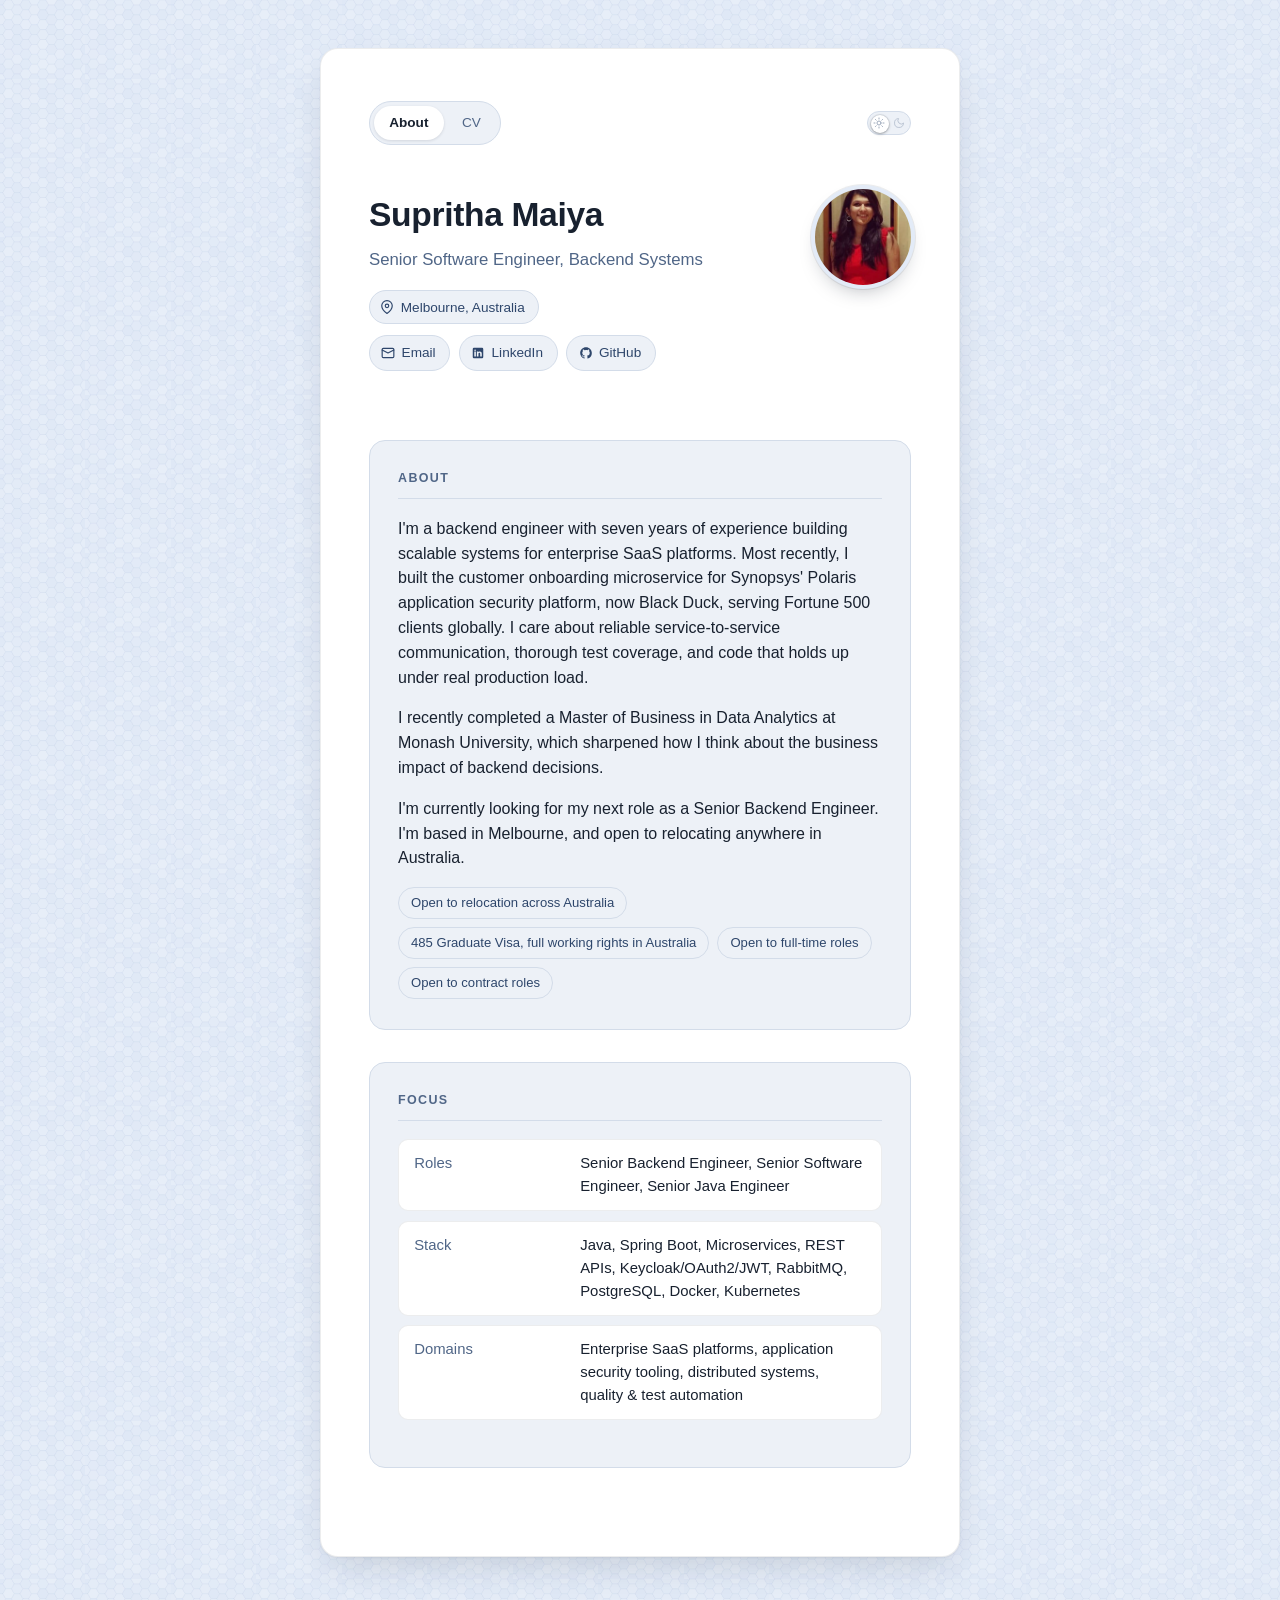
<file: index.html>
<!doctype html>
<html lang="en">
<head>
<meta charset="utf-8">
<meta name="viewport" content="width=device-width, initial-scale=1, viewport-fit=cover">
<title>Supritha Maiya · About</title>
<meta name="description" content="Supritha Maiya, Senior Software Engineer specializing in backend systems. Melbourne, Australia.">
<meta name="theme-color" content="#e3ebf7">
<link rel="icon" href="data:image/svg+xml,%3Csvg xmlns='http://www.w3.org/2000/svg' viewBox='0 0 32 32'%3E%3Crect width='32' height='32' rx='8' fill='%23214c8d'/%3E%3Cpolygon points='25.00,16.00 20.50,23.79 11.50,23.79 7.00,16.00 11.50,8.21 20.50,8.21' fill='none' stroke='%23ffffff' stroke-width='2.1' stroke-linejoin='round'/%3E%3C/svg%3E">
<meta property="og:type" content="website">
<meta property="og:title" content="Supritha Maiya · Senior Software Engineer, Backend Systems">
<meta property="og:description" content="Senior backend engineer specializing in Java, Spring Boot, and microservices. Melbourne, Australia.">
<meta property="og:url" content="https://suprithamaiya.github.io/">
<meta property="og:image" content="https://suprithamaiya.github.io/photo.jpg">
<meta name="twitter:card" content="summary">
<meta name="twitter:title" content="Supritha Maiya · Senior Software Engineer, Backend Systems">
<meta name="twitter:description" content="Senior backend engineer specializing in Java, Spring Boot, and microservices. Melbourne, Australia.">
<meta name="twitter:image" content="https://suprithamaiya.github.io/photo.jpg">
<script>
(function(){
  try{
    var t = localStorage.getItem('theme-preference');
    if(t === 'light' || t === 'dark'){ document.documentElement.setAttribute('data-theme', t); }
  }catch(e){}
})();
</script>
<link rel="stylesheet" href="style.css">
</head>
<body>
<main>

  <nav class="tabs">
    <div class="tabs-links">
      <a href="./index.html" class="current">About</a>
      <a href="./cv.html">CV</a>
    </div>
    <button id="theme-toggle" class="theme-toggle" aria-label="Toggle color theme" aria-pressed="false">
      <span class="theme-toggle__track">
        <svg class="theme-toggle__icon theme-toggle__icon--sun" viewBox="0 0 24 24" fill="none" stroke="currentColor" stroke-width="2" stroke-linecap="round" stroke-linejoin="round" aria-hidden="true"><circle cx="12" cy="12" r="4"/><path d="M12 2v2M12 20v2M4.93 4.93l1.41 1.41M17.66 17.66l1.41 1.41M2 12h2M20 12h2M4.93 19.07l1.41-1.41M17.66 6.34l1.41-1.41"/></svg>
        <svg class="theme-toggle__icon theme-toggle__icon--moon" viewBox="0 0 24 24" fill="none" stroke="currentColor" stroke-width="2" stroke-linecap="round" stroke-linejoin="round" aria-hidden="true"><path d="M21 12.79A9 9 0 1 1 11.21 3 7 7 0 0 0 21 12.79Z"/></svg>
        <span class="theme-toggle__knob"></span>
      </span>
    </button>
  </nav>

  <header class="hero">
    <div class="hero-inner">
      <div class="hero-text">
        <h1>Supritha Maiya</h1>
        <p class="role">Senior Software Engineer, Backend Systems</p>
        <div class="meta">
          <span class="meta-item"><svg class="icon" viewBox="0 0 24 24" fill="none" stroke="currentColor" stroke-width="2" stroke-linecap="round" stroke-linejoin="round" aria-hidden="true"><path d="M21 10c0 7-9 13-9 13s-9-6-9-13a9 9 0 0 1 18 0Z"/><circle cx="12" cy="10" r="3"/></svg>Melbourne, Australia</span>
        </div>
        <div class="contact-buttons">
          <a class="contact-btn" href="mailto:suprithamaiya.au@gmail.com"><svg class="icon" viewBox="0 0 24 24" fill="none" stroke="currentColor" stroke-width="2" stroke-linecap="round" stroke-linejoin="round" aria-hidden="true"><rect x="2" y="4" width="20" height="16" rx="2"/><path d="m22 7-10 5L2 7"/></svg>Email</a>
          <a class="contact-btn" href="https://www.linkedin.com/in/supritha-maiya" target="_blank" rel="noopener"><svg class="icon" viewBox="0 0 24 24" fill="currentColor" aria-hidden="true"><path d="M19 3a2 2 0 0 1 2 2v14a2 2 0 0 1-2 2H5a2 2 0 0 1-2-2V5a2 2 0 0 1 2-2h14zM8.34 18v-8.4H5.67V18h2.67zM7 8.48c.86 0 1.4-.57 1.4-1.28-.02-.73-.54-1.28-1.38-1.28-.84 0-1.4.55-1.4 1.28 0 .71.54 1.28 1.36 1.28H7zM18.5 18v-4.8c0-2.57-1.37-3.77-3.2-3.77-1.48 0-2.14.82-2.5 1.39V9.6H10.1c.04.78 0 8.4 0 8.4h2.7v-4.69c0-.25.02-.5.1-.68.2-.5.67-1.03 1.45-1.03 1.02 0 1.43.78 1.43 1.92V18h2.72z"/></svg>LinkedIn</a>
          <a class="contact-btn" href="https://github.com/suprithamaiya" target="_blank" rel="noopener"><svg class="icon" viewBox="0 0 24 24" fill="currentColor" aria-hidden="true"><path fill-rule="evenodd" clip-rule="evenodd" d="M12 2C6.477 2 2 6.484 2 12.017c0 4.425 2.865 8.18 6.839 9.504.5.092.682-.217.682-.483 0-.237-.008-.868-.013-1.703-2.782.605-3.369-1.343-3.369-1.343-.454-1.158-1.11-1.466-1.11-1.466-.908-.62.069-.608.069-.608 1.003.07 1.531 1.032 1.531 1.032.892 1.53 2.341 1.088 2.91.833.092-.647.35-1.088.636-1.339-2.221-.253-4.555-1.113-4.555-4.951 0-1.093.39-1.988 1.029-2.688-.103-.253-.446-1.272.098-2.65 0 0 .84-.269 2.75 1.026A9.564 9.564 0 0 1 12 6.844c.85.004 1.705.115 2.504.337 1.909-1.295 2.747-1.026 2.747-1.026.546 1.378.203 2.397.1 2.65.64.7 1.028 1.595 1.028 2.688 0 3.848-2.338 4.695-4.566 4.943.359.309.678.919.678 1.852 0 1.336-.012 2.415-.012 2.743 0 .268.18.58.688.482A10.02 10.02 0 0 0 22 12.017C22 6.484 17.522 2 12 2Z"/></svg>GitHub</a>
        </div>
      </div>
      <img class="portrait" src="./photo.jpg" alt="Supritha Maiya">
    </div>
  </header>

  <section id="about" class="card-section">
    <h2>About</h2>
    <p>I'm a backend engineer with seven years of experience building scalable systems for enterprise SaaS platforms. Most recently, I built the customer onboarding microservice for Synopsys' Polaris application security platform, now Black Duck, serving Fortune 500 clients globally. I care about reliable service-to-service communication, thorough test coverage, and code that holds up under real production load.</p>
    <p>I recently completed a Master of Business in Data Analytics at Monash University, which sharpened how I think about the business impact of backend decisions.</p>
    <p>I'm currently looking for my next role as a Senior Backend Engineer. I'm based in Melbourne, and open to relocating anywhere in Australia.</p>
    <div class="pills">
      <span class="pill">Open to relocation across Australia</span>
      <span class="pill">485 Graduate Visa, full working rights in Australia</span>
      <span class="pill">Open to full-time roles</span>
      <span class="pill">Open to contract roles</span>
    </div>
  </section>

  <section id="focus" class="card-section">
    <h2>Focus</h2>
    <dl class="skills-grid">
      <div class="skill-row">
        <dt>Roles</dt>
        <dd>Senior Backend Engineer, Senior Software Engineer, Senior Java Engineer</dd>
      </div>
      <div class="skill-row">
        <dt>Stack</dt>
        <dd>Java, Spring Boot, Microservices, REST APIs, Keycloak/OAuth2/JWT, RabbitMQ, PostgreSQL, Docker, Kubernetes</dd>
      </div>
      <div class="skill-row">
        <dt>Domains</dt>
        <dd>Enterprise SaaS platforms, application security tooling, distributed systems, quality &amp; test automation</dd>
      </div>
    </dl>
  </section>

</main>
<script>
document.addEventListener('DOMContentLoaded', function () {
  var root = document.documentElement;
  var btn = document.getElementById('theme-toggle');
  if (!btn) return;

  function isDark() {
    var attr = root.getAttribute('data-theme');
    if (attr) return attr === 'dark';
    return window.matchMedia && window.matchMedia('(prefers-color-scheme: dark)').matches;
  }

  function sync() {
    btn.setAttribute('aria-pressed', String(isDark()));
  }

  sync();

  btn.addEventListener('click', function () {
    var next = isDark() ? 'light' : 'dark';
    root.setAttribute('data-theme', next);
    try { localStorage.setItem('theme-preference', next); } catch (e) {}
    sync();
  });
});
</script>
</body>
</html>
</file>
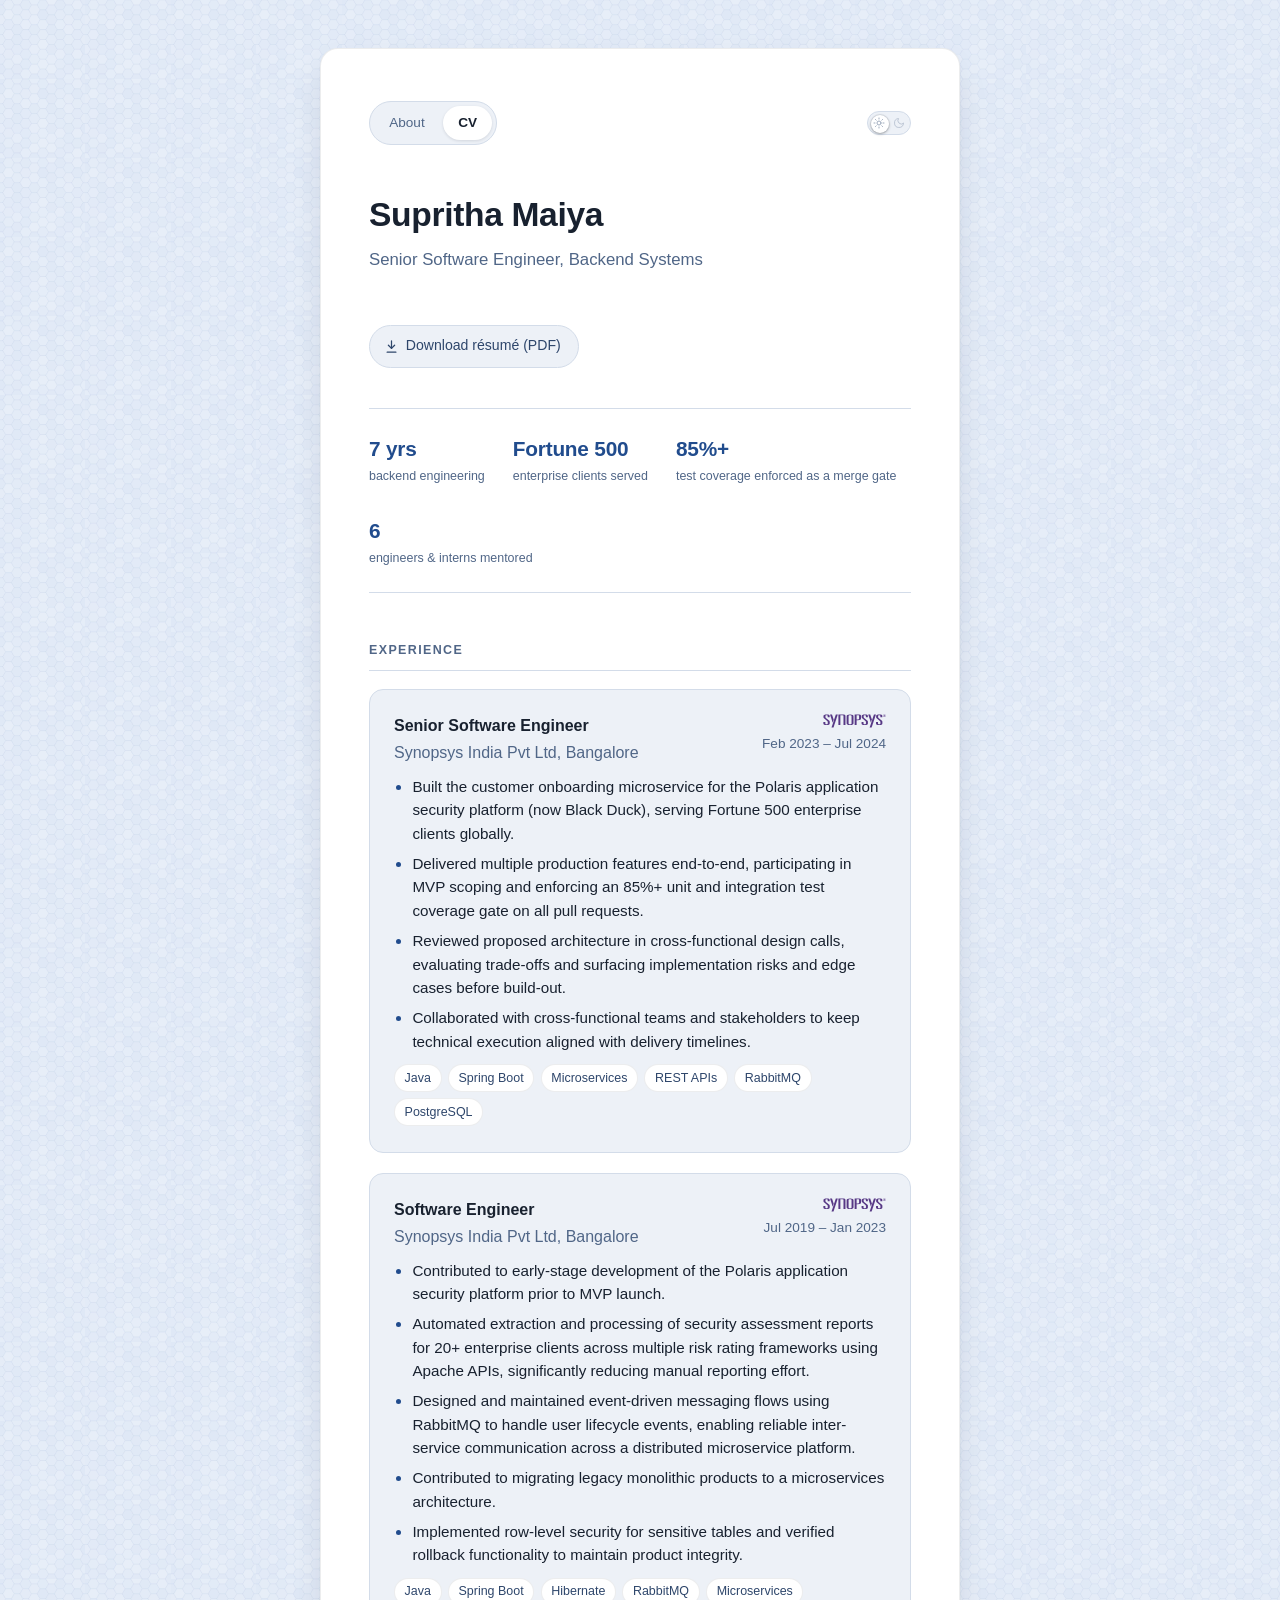
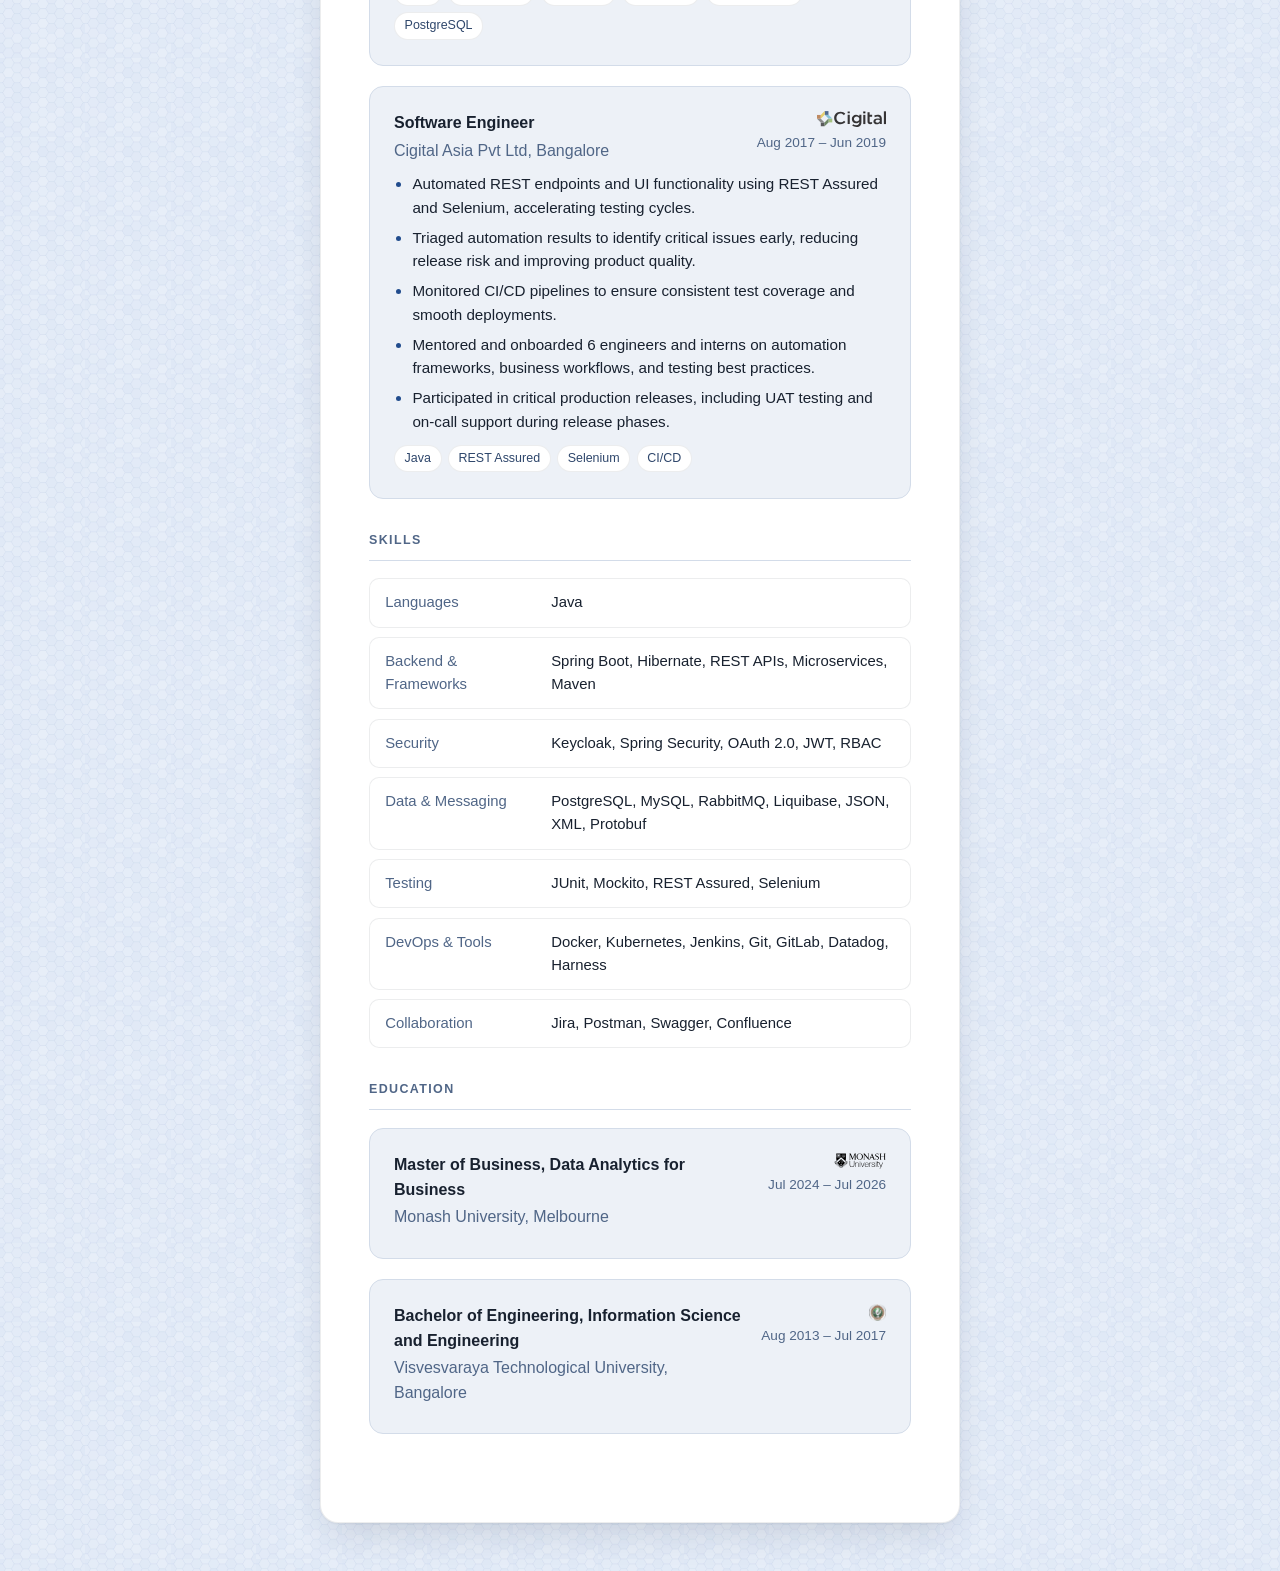
<file: cv.html>
<!doctype html>
<html lang="en">
<head>
<meta charset="utf-8">
<meta name="viewport" content="width=device-width, initial-scale=1, viewport-fit=cover">
<title>Supritha Maiya · CV</title>
<meta name="description" content="Supritha Maiya's CV: experience, skills, and education.">
<meta name="theme-color" content="#e3ebf7">
<link rel="icon" href="data:image/svg+xml,%3Csvg xmlns='http://www.w3.org/2000/svg' viewBox='0 0 32 32'%3E%3Crect width='32' height='32' rx='8' fill='%23214c8d'/%3E%3Cpolygon points='25.00,16.00 20.50,23.79 11.50,23.79 7.00,16.00 11.50,8.21 20.50,8.21' fill='none' stroke='%23ffffff' stroke-width='2.1' stroke-linejoin='round'/%3E%3C/svg%3E">
<meta property="og:type" content="website">
<meta property="og:title" content="Supritha Maiya · CV">
<meta property="og:description" content="Senior backend engineer's CV: experience, skills, and education. Java, Spring Boot, microservices. Melbourne, Australia.">
<meta property="og:url" content="https://suprithamaiya.github.io/cv.html">
<meta property="og:image" content="https://suprithamaiya.github.io/photo.jpg">
<meta name="twitter:card" content="summary">
<meta name="twitter:title" content="Supritha Maiya · CV">
<meta name="twitter:description" content="Senior backend engineer's CV: experience, skills, and education. Java, Spring Boot, microservices. Melbourne, Australia.">
<meta name="twitter:image" content="https://suprithamaiya.github.io/photo.jpg">
<script>
(function(){
  try{
    var t = localStorage.getItem('theme-preference');
    if(t === 'light' || t === 'dark'){ document.documentElement.setAttribute('data-theme', t); }
  }catch(e){}
})();
</script>
<link rel="stylesheet" href="style.css">
</head>
<body>
<main>

  <nav class="tabs">
    <div class="tabs-links">
      <a href="./index.html">About</a>
      <a href="./cv.html" class="current">CV</a>
    </div>
    <button id="theme-toggle" class="theme-toggle" aria-label="Toggle color theme" aria-pressed="false">
      <span class="theme-toggle__track">
        <svg class="theme-toggle__icon theme-toggle__icon--sun" viewBox="0 0 24 24" fill="none" stroke="currentColor" stroke-width="2" stroke-linecap="round" stroke-linejoin="round" aria-hidden="true"><circle cx="12" cy="12" r="4"/><path d="M12 2v2M12 20v2M4.93 4.93l1.41 1.41M17.66 17.66l1.41 1.41M2 12h2M20 12h2M4.93 19.07l1.41-1.41M17.66 6.34l1.41-1.41"/></svg>
        <svg class="theme-toggle__icon theme-toggle__icon--moon" viewBox="0 0 24 24" fill="none" stroke="currentColor" stroke-width="2" stroke-linecap="round" stroke-linejoin="round" aria-hidden="true"><path d="M21 12.79A9 9 0 1 1 11.21 3 7 7 0 0 0 21 12.79Z"/></svg>
        <span class="theme-toggle__knob"></span>
      </span>
    </button>
  </nav>

  <header class="hero">
    <h1>Supritha Maiya</h1>
    <p class="role">Senior Software Engineer, Backend Systems</p>
  </header>

  <a class="cv-link" href="./resume.pdf" target="_blank" rel="noopener"><svg class="icon" viewBox="0 0 24 24" fill="none" stroke="currentColor" stroke-width="2" stroke-linecap="round" stroke-linejoin="round" aria-hidden="true"><path d="M12 3v12"/><path d="m7 10 5 5 5-5"/><path d="M5 21h14"/></svg>Download résumé (PDF)</a>

  <div class="highlights">
    <div><span class="num">7 yrs</span><span class="label">backend engineering</span></div>
    <div><span class="num">Fortune 500</span><span class="label">enterprise clients served</span></div>
    <div><span class="num">85%+</span><span class="label">test coverage enforced as a merge gate</span></div>
    <div><span class="num">6</span><span class="label">engineers &amp; interns mentored</span></div>
  </div>

  <section id="experience">
    <h2>Experience</h2>

    <div class="entry">
      <div class="entry-head">
        <div class="entry-main">
        <div class="role-title">Senior Software Engineer</div>
        <div class="entry-org">Synopsys India Pvt Ltd, Bangalore</div>
      </div>
      <div class="entry-side">
        <img class="org-logo org-logo--synopsys" src="[data-uri]" alt="" aria-hidden="true">
        <div class="entry-date">Feb 2023 – Jul 2024</div>
      </div>
      </div>
      <ul>
        <li>Built the customer onboarding microservice for the Polaris application security platform (now Black Duck), serving Fortune 500 enterprise clients globally.</li>
        <li>Delivered multiple production features end-to-end, participating in MVP scoping and enforcing an 85%+ unit and integration test coverage gate on all pull requests.</li>
        <li>Reviewed proposed architecture in cross-functional design calls, evaluating trade-offs and surfacing implementation risks and edge cases before build-out.</li>
        <li>Collaborated with cross-functional teams and stakeholders to keep technical execution aligned with delivery timelines.</li>
      </ul>
      <div class="stack">
        <span>Java</span><span>Spring Boot</span><span>Microservices</span><span>REST APIs</span><span>RabbitMQ</span><span>PostgreSQL</span>
      </div>
    </div>

    <div class="entry">
      <div class="entry-head">
        <div class="entry-main">
        <div class="role-title">Software Engineer</div>
        <div class="entry-org">Synopsys India Pvt Ltd, Bangalore</div>
      </div>
      <div class="entry-side">
        <img class="org-logo org-logo--synopsys" src="[data-uri]" alt="" aria-hidden="true">
        <div class="entry-date">Jul 2019 – Jan 2023</div>
      </div>
      </div>
      <ul>
        <li>Contributed to early-stage development of the Polaris application security platform prior to MVP launch.</li>
        <li>Automated extraction and processing of security assessment reports for 20+ enterprise clients across multiple risk rating frameworks using Apache APIs, significantly reducing manual reporting effort.</li>
        <li>Designed and maintained event-driven messaging flows using RabbitMQ to handle user lifecycle events, enabling reliable inter-service communication across a distributed microservice platform.</li>
        <li>Contributed to migrating legacy monolithic products to a microservices architecture.</li>
        <li>Implemented row-level security for sensitive tables and verified rollback functionality to maintain product integrity.</li>
      </ul>
      <div class="stack">
        <span>Java</span><span>Spring Boot</span><span>Hibernate</span><span>RabbitMQ</span><span>Microservices</span><span>PostgreSQL</span>
      </div>
    </div>

    <div class="entry">
      <div class="entry-head">
        <div class="entry-main">
        <div class="role-title">Software Engineer</div>
        <div class="entry-org">Cigital Asia Pvt Ltd, Bangalore</div>
      </div>
      <div class="entry-side">
        <img class="org-logo org-logo--cigital" src="[data-uri]" alt="" aria-hidden="true">
        <div class="entry-date">Aug 2017 – Jun 2019</div>
      </div>
      </div>
      <ul>
        <li>Automated REST endpoints and UI functionality using REST Assured and Selenium, accelerating testing cycles.</li>
        <li>Triaged automation results to identify critical issues early, reducing release risk and improving product quality.</li>
        <li>Monitored CI/CD pipelines to ensure consistent test coverage and smooth deployments.</li>
        <li>Mentored and onboarded 6 engineers and interns on automation frameworks, business workflows, and testing best practices.</li>
        <li>Participated in critical production releases, including UAT testing and on-call support during release phases.</li>
      </ul>
      <div class="stack">
        <span>Java</span><span>REST Assured</span><span>Selenium</span><span>CI/CD</span>
      </div>
    </div>
  </section>

  <section id="skills">
    <h2>Skills</h2>
    <dl class="skills-grid">
      <div class="skill-row">
        <dt>Languages</dt>
        <dd>Java</dd>
      </div>
      <div class="skill-row">
        <dt>Backend &amp; Frameworks</dt>
        <dd>Spring Boot, Hibernate, REST APIs, Microservices, Maven</dd>
      </div>
      <div class="skill-row">
        <dt>Security</dt>
        <dd>Keycloak, Spring Security, OAuth 2.0, JWT, RBAC</dd>
      </div>
      <div class="skill-row">
        <dt>Data &amp; Messaging</dt>
        <dd>PostgreSQL, MySQL, RabbitMQ, Liquibase, JSON, XML, Protobuf</dd>
      </div>
      <div class="skill-row">
        <dt>Testing</dt>
        <dd>JUnit, Mockito, REST Assured, Selenium</dd>
      </div>
      <div class="skill-row">
        <dt>DevOps &amp; Tools</dt>
        <dd>Docker, Kubernetes, Jenkins, Git, GitLab, Datadog, Harness</dd>
      </div>
      <div class="skill-row">
        <dt>Collaboration</dt>
        <dd>Jira, Postman, Swagger, Confluence</dd>
      </div>
    </dl>
  </section>

  <section id="education">
    <h2>Education</h2>

    <div class="entry">
      <div class="entry-head">
        <div class="entry-main">
        <div class="role-title">Master of Business, Data Analytics for Business</div>
        <div class="entry-org">Monash University, Melbourne</div>
      </div>
      <div class="entry-side">
        <img class="org-logo org-logo--monash" src="[data-uri]" alt="" aria-hidden="true">
        <div class="entry-date">Jul 2024 – Jul 2026</div>
      </div>
      </div>
    </div>

    <div class="entry">
      <div class="entry-head">
        <div class="entry-main">
        <div class="role-title">Bachelor of Engineering, Information Science and Engineering</div>
        <div class="entry-org">Visvesvaraya Technological University, Bangalore</div>
      </div>
      <div class="entry-side">
        <img class="org-logo org-logo--vtu" src="[data-uri]" alt="" aria-hidden="true">
        <div class="entry-date">Aug 2013 – Jul 2017</div>
      </div>
      </div>
    </div>
  </section>

</main>
<script>
document.addEventListener('DOMContentLoaded', function () {
  var root = document.documentElement;
  var btn = document.getElementById('theme-toggle');
  if (!btn) return;

  function isDark() {
    var attr = root.getAttribute('data-theme');
    if (attr) return attr === 'dark';
    return window.matchMedia && window.matchMedia('(prefers-color-scheme: dark)').matches;
  }

  function sync() {
    btn.setAttribute('aria-pressed', String(isDark()));
  }

  sync();

  btn.addEventListener('click', function () {
    var next = isDark() ? 'light' : 'dark';
    root.setAttribute('data-theme', next);
    try { localStorage.setItem('theme-preference', next); } catch (e) {}
    sync();
  });
});
</script>
</body>
</html>
</file>
<file: style.css>
:root{
  --bg: #e3ebf7;
  --pattern-image: url("[data-uri]");
  --surface: #ffffff;
  --shadow: 0 1px 2px rgba(17,26,39,0.05), 0 16px 40px -12px rgba(17,26,39,0.16);
  --hover-shadow: 0 12px 28px -12px rgba(17,26,39,0.22);
  --card-line: rgba(17,26,39,0.08);
  --fg: #18212f;
  --muted: #506687;
  --line: #d3dce9;
  --accent: #214c8d;
  --tag-bg: #edf1f7;
  --tag-fg: #2e466b;
  --max: 640px;
}
@media (prefers-color-scheme: dark){
  :root:not([data-theme="light"]){
    --bg: #1c4f9c;
    --pattern-image: url("[data-uri]");
    --surface: #111a27;
    --shadow: 0 1px 2px rgba(0,0,0,0.3), 0 16px 40px -12px rgba(0,0,0,0.55);
    --hover-shadow: 0 12px 28px -12px rgba(0,0,0,0.5);
    --card-line: rgba(255,255,255,0.07);
    --fg: #edeff3;
    --muted: #8a9ab2;
    --line: #253856;
    --accent: #7097d1;
    --tag-bg: #18273e;
    --tag-fg: #c0cad8;
  }
}
:root[data-theme="dark"]{
  --bg: #1c4f9c;
  --pattern-image: url("[data-uri]");
  --surface: #111a27;
  --shadow: 0 1px 2px rgba(0,0,0,0.3), 0 16px 40px -12px rgba(0,0,0,0.55);
  --hover-shadow: 0 12px 28px -12px rgba(0,0,0,0.5);
  --card-line: rgba(255,255,255,0.07);
  --fg: #edeff3;
  --muted: #8a9ab2;
  --line: #253856;
  --accent: #7097d1;
  --tag-bg: #18273e;
  --tag-fg: #c0cad8;
}
*{ box-sizing: border-box; }
html{ -webkit-text-size-adjust: 100%; }
body{
  margin: 0;
  padding: 3rem 1.25rem;
  background-color: var(--bg);
  background-image: var(--pattern-image);
  background-repeat: repeat;
  color: var(--fg);
  font-family: -apple-system, BlinkMacSystemFont, "Segoe UI", Roboto, Helvetica, Arial, sans-serif;
  line-height: 1.55;
  -webkit-font-smoothing: antialiased;
}
main{
  max-width: var(--max);
  margin: 0 auto;
  background: var(--surface);
  border: 1px solid var(--card-line);
  border-radius: 18px;
  box-shadow: var(--shadow);
  padding: 3.25rem 3rem 3.5rem;
}
@media (max-width: 560px){
  main{ padding: 2.25rem 1.5rem 2.75rem; border-radius: 14px; }
}

.tabs{
  display: flex;
  align-items: center;
  justify-content: space-between;
  gap: 1.5rem;
  font-size: 0.85rem;
  margin-bottom: 2.75rem;
}
.tabs-links{
  display: flex;
  gap: 0.2rem;
  background: var(--tag-bg);
  border: 1px solid var(--line);
  border-radius: 999px;
  padding: 0.25rem;
}
.tabs a{
  color: var(--muted);
  padding: 0.4rem 0.95rem;
  border-radius: 999px;
  transition: background 0.2s ease, color 0.2s ease;
  text-decoration: none;
}
.tabs a:hover{ color: var(--fg); }
.tabs a.current{
  color: var(--fg);
  font-weight: 600;
  background: var(--surface);
  box-shadow: 0 1px 3px rgba(17,26,39,0.12);
}

.theme-toggle{
  flex: 0 0 auto;
  position: relative;
  width: 44px;
  height: 24px;
  padding: 0;
  border: none;
  background: none;
  cursor: pointer;
  -webkit-tap-highlight-color: transparent;
}
.theme-toggle__track{
  position: absolute;
  inset: 0;
  display: flex;
  align-items: center;
  justify-content: space-between;
  padding: 0 5px;
  background: var(--tag-bg);
  border: 1px solid var(--line);
  border-radius: 999px;
  transition: background 0.25s ease, border-color 0.25s ease;
}
.theme-toggle__icon{
  position: relative;
  z-index: 1;
  width: 12px;
  height: 12px;
  color: var(--muted);
  opacity: 0.55;
  transition: opacity 0.25s ease;
}
.theme-toggle:hover .theme-toggle__track{ border-color: var(--accent); }
.theme-toggle[aria-pressed="true"] .theme-toggle__icon--sun{ opacity: 0.3; }
.theme-toggle[aria-pressed="false"] .theme-toggle__icon--moon{ opacity: 0.3; }
.theme-toggle__knob{
  position: absolute;
  top: 3px;
  left: 3px;
  width: 18px;
  height: 18px;
  border-radius: 50%;
  background: var(--surface);
  box-shadow: 0 1px 3px rgba(0,0,0,0.3), 0 0 0 1px var(--card-line);
  transition: transform 0.3s cubic-bezier(0.22,0.61,0.36,1);
}
.theme-toggle[aria-pressed="true"] .theme-toggle__knob{ transform: translateX(20px); }

header.hero{ margin-bottom: 3.25rem; }
h1{
  font-size: 2.1rem;
  font-weight: 600;
  letter-spacing: -0.01em;
  margin: 0 0 0.35rem;
}
.role{ font-size: 1.05rem; color: var(--muted); margin: 0 0 1.1rem; }
.meta{
  display: flex;
  flex-wrap: wrap;
  gap: 0.5rem;
  font-size: 0.85rem;
  margin-bottom: 0.65rem;
}
.meta span{ white-space: nowrap; }
.meta-item{
  display: inline-flex;
  align-items: center;
  gap: 0.4rem;
  background: var(--tag-bg);
  border: 1px solid var(--line);
  border-radius: 999px;
  padding: 0.35rem 0.8rem 0.35rem 0.65rem;
  color: var(--tag-fg);
}
.meta-item .icon{ width: 14px; height: 14px; flex: 0 0 auto; }
.contact-buttons{
  display: flex;
  flex-wrap: wrap;
  gap: 0.55rem;
  margin-bottom: 1.1rem;
}
.contact-btn{
  display: inline-flex;
  align-items: center;
  gap: 0.4rem;
  font-size: 0.85rem;
  color: var(--tag-fg);
  background: var(--tag-bg);
  border: 1px solid var(--line);
  border-radius: 999px;
  padding: 0.4rem 0.85rem 0.4rem 0.7rem;
  text-decoration: none;
  transition: border-color 0.2s ease, color 0.2s ease, transform 0.2s ease, background 0.2s ease;
}
.contact-btn .icon{ width: 14px; height: 14px; flex: 0 0 auto; }
.contact-btn:hover{
  color: var(--surface);
  background: var(--accent);
  border-color: var(--accent);
  text-decoration: none;
  transform: translateY(-2px);
}
a{ color: var(--accent); text-decoration-color: var(--line); text-underline-offset: 3px; }
a:hover{ text-decoration-color: var(--accent); }
.pills{ display: flex; flex-wrap: wrap; gap: 0.5rem; }
.pill{
  display: inline-block;
  font-size: 0.82rem;
  color: var(--tag-fg);
  background: var(--tag-bg);
  border: 1px solid var(--line);
  border-radius: 999px;
  padding: 0.3rem 0.75rem;
  transition: border-color 0.2s ease, color 0.2s ease, transform 0.2s ease;
}
.pill:hover{
  border-color: var(--accent);
  color: var(--accent);
  transform: translateY(-1px);
}

.hero-inner{
  display: flex;
  align-items: flex-start;
  gap: 1.5rem;
}
.hero-text{ flex: 1 1 auto; min-width: 0; }
.portrait{
  flex: 0 0 auto;
  width: 96px;
  height: 96px;
  border-radius: 50%;
  object-fit: cover;
  background: var(--tag-bg);
  box-shadow: 0 0 0 4px var(--bg), 0 0 0 5px var(--card-line), 0 10px 22px -8px rgba(17,26,39,0.4);
}
@media (max-width: 480px){
  .hero-inner{ flex-direction: column-reverse; }
}

.highlights{
  display: flex;
  flex-wrap: wrap;
  gap: 1.75rem;
  margin: 0 0 3rem;
  padding: 1.5rem 0;
  border-top: 1px solid var(--line);
  border-bottom: 1px solid var(--line);
}
.highlights div{ min-width: 110px; }
.highlights .num{
  display: block;
  font-size: 1.3rem;
  font-weight: 600;
  letter-spacing: -0.01em;
  color: var(--accent);
}
.highlights .label{
  display: block;
  font-size: 0.78rem;
  color: var(--muted);
  margin-top: 0.15rem;
}

section{ margin-bottom: 2rem; }
h2{
  font-size: 0.78rem;
  font-weight: 700;
  letter-spacing: 0.11em;
  text-transform: uppercase;
  color: var(--muted);
  margin: 0 0 1.1rem;
  padding-bottom: 0.6rem;
  border-bottom: 1px solid var(--line);
}

.card-section{
  background: var(--tag-bg);
  border: 1px solid var(--line);
  border-radius: 16px;
  padding: 1.75rem 1.75rem 1.9rem;
  transition: transform 0.22s ease, box-shadow 0.22s ease, border-color 0.22s ease;
}
.card-section:hover{
  transform: translateY(-3px);
  box-shadow: var(--hover-shadow);
  border-color: var(--accent);
}
.card-section h2{ border-bottom-color: var(--line); }

#experience .entry,
#education .entry{
  background: var(--tag-bg);
  border: 1px solid var(--line);
  border-radius: 14px;
  padding: 1.5rem 1.5rem 1.6rem;
  margin-bottom: 1.25rem;
  transition: transform 0.22s ease, box-shadow 0.22s ease, border-color 0.22s ease;
}
#experience .entry:hover,
#education .entry:hover{
  transform: translateY(-3px);
  box-shadow: var(--hover-shadow);
  border-color: var(--accent);
}
#experience .entry:last-child,
#education .entry:last-child{ margin-bottom: 0; }

.entry{ margin-bottom: 1.9rem; }
.entry:last-child{ margin-bottom: 0; }
.entry-head{
  display: flex;
  justify-content: space-between;
  align-items: flex-start;
  gap: 1.1rem;
  margin-bottom: 0.15rem;
}
.entry-main{ min-width: 0; }
.role-title{ font-weight: 600; font-size: 1rem; }
.entry-org{ color: var(--muted); font-weight: 400; margin-top: 0.15rem; }

.entry-side{
  display: flex;
  flex-direction: column;
  align-items: flex-end;
  flex-shrink: 0;
  gap: 0.3rem;
}

.org-logo{
  display: block;
  height: 1.05em;
  width: auto;
  max-width: 4.5em;
  object-fit: contain;
  flex-shrink: 0;
}
.org-logo--synopsys{ height: 0.9em; }
.org-logo--cigital{
  height: 1em;
  filter: saturate(0.55) opacity(0.9);
}
.org-logo--monash{ height: 1em; }
.org-logo--vtu{
  height: 1.05em;
  filter: saturate(0.5) opacity(0.88);
}

/* Monash's official logo is a solid-black mono wordmark (correct per brand
   guidelines for light backgrounds). Invert it to white on dark backgrounds
   so it stays visible against the dark theme. */
@media (prefers-color-scheme: dark){
  :root:not([data-theme="light"]) .org-logo--monash{ filter: invert(1); }
}
:root[data-theme="dark"] .org-logo--monash{ filter: invert(1); }
.entry-date{
  font-size: 0.85rem;
  color: var(--muted);
  white-space: nowrap;
}
.entry ul{
  margin: 0.55rem 0 0.7rem;
  padding-left: 1.15rem;
}
.entry li{ margin-bottom: 0.4rem; font-size: 0.95rem; }
.entry li::marker{ color: var(--accent); }
.stack{
  display: flex;
  flex-wrap: wrap;
  gap: 0.4rem;
  margin-top: 0.6rem;
}
.stack span{
  display: inline-block;
  font-size: 0.78rem;
  color: var(--tag-fg);
  background: var(--surface);
  border: 1px solid var(--card-line);
  border-radius: 999px;
  padding: 0.2rem 0.6rem;
  transition: border-color 0.2s ease, color 0.2s ease, transform 0.2s ease;
}
.stack span:hover{
  border-color: var(--accent);
  color: var(--accent);
  transform: translateY(-1px);
}

.skills-grid{ display: grid; gap: 0.6rem; }
.skill-row{
  display: grid;
  grid-template-columns: 150px 1fr;
  gap: 1rem;
  font-size: 0.93rem;
  background: var(--surface);
  border: 1px solid var(--card-line);
  border-radius: 10px;
  padding: 0.75rem 0.95rem;
  transition: border-color 0.2s ease, transform 0.2s ease;
}
.skill-row:hover{ border-color: var(--accent); transform: translateX(2px); }
.skill-row dt{ color: var(--muted); font-weight: 500; }
.skill-row dd{ margin: 0; }
@media (max-width: 520px){
  .skill-row{ grid-template-columns: 1fr; gap: 0.2rem; }
}

.cv-link{
  display: inline-flex;
  align-items: center;
  gap: 0.45rem;
  font-size: 0.88rem;
  color: var(--tag-fg);
  background: var(--tag-bg);
  border: 1px solid var(--line);
  border-radius: 999px;
  padding: 0.6rem 1.05rem 0.6rem 0.85rem;
  text-decoration: none;
  margin-bottom: 2.5rem;
  transition: border-color 0.2s ease, color 0.2s ease, transform 0.2s ease, background 0.2s ease;
}
.cv-link .icon{ width: 15px; height: 15px; flex: 0 0 auto; }
.cv-link:hover{
  color: var(--surface);
  background: var(--accent);
  border-color: var(--accent);
  text-decoration: none;
  transform: translateY(-2px);
}

@media print{
  body{ padding: 0.5in; background-image: none; background-color: #ffffff; }
  main{ box-shadow: none; border: none; border-radius: 0; padding: 0; }
  a{ color: var(--fg); text-decoration: none; }
  .tabs{ display: none; }
  .theme-toggle{ display: none; }
  .card-section, #experience .entry, .skill-row{ box-shadow: none; transform: none; }
}
</file>
